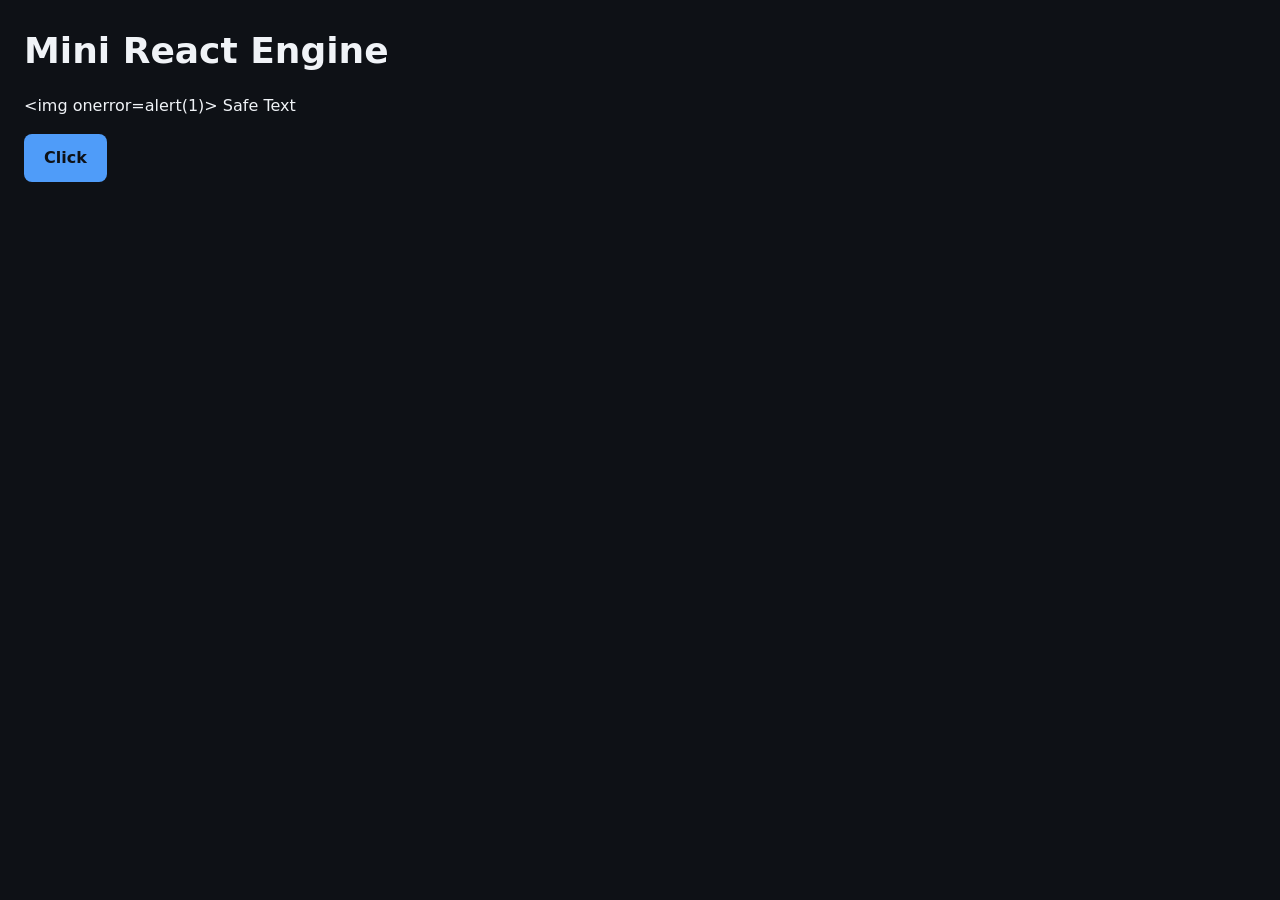
<file: Exercise/Ex1/index.html>
<!DOCTYPE html>
<html lang="en">
  <head>
    <meta charset="UTF-8" />
    <meta name="viewport" content="width=device-width, initial-scale=1.0" />
    <title>Mini React Engine</title>
    <meta
      http-equiv="Content-Security-Policy"
      content="default-src 'self'; style-src 'self'; script-src 'self'"
    />
    <script type="module" src="./js/main.js"></script>
    <link rel="stylesheet" href="./styles.css" />
  </head>
  <body>
    <a class="skip-link" href="#app">Skip to content</a>
    <div id="app"></div>
    <noscript>Enable JavaScript to view this page.</noscript>
  </body>
</html>
</file>
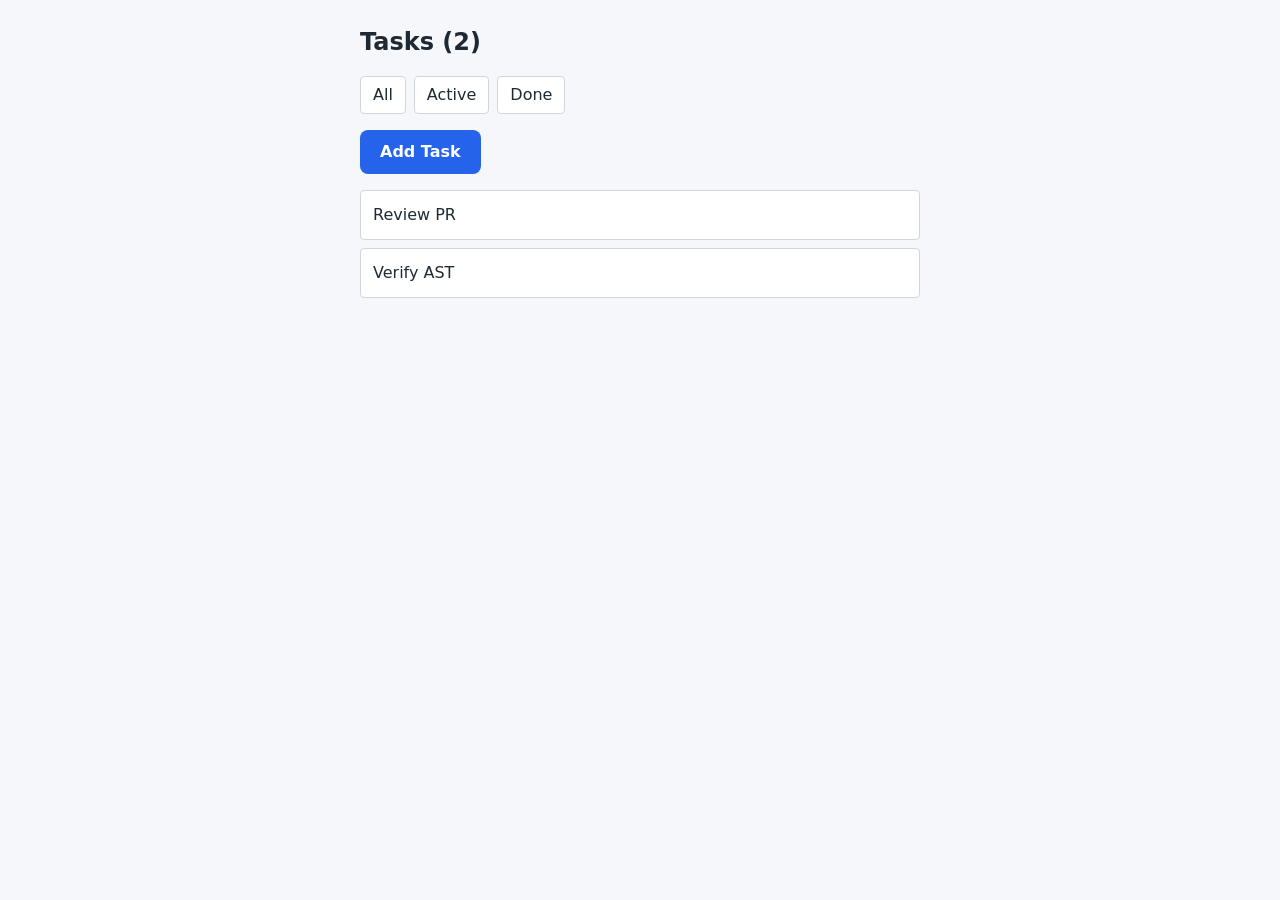
<file: Exercise/Ex2/index.html>
<!DOCTYPE html>
<html lang="en">
  <head>
    <meta charset="UTF-8">
    <meta name="viewport" content="width=device-width, initial-scale=1.0">
    <title>Reactive Task Manager — Nguyễn Đình Sang</title>
    <meta http-equiv="Content-Security-Policy" content="default-src 'self'; style-src 'self'; script-src 'self'">
    <link rel="stylesheet" href="./styles.css">
    <script type="module" src="./js/app.js"></script>
  </head>
  <body>
    <a class="skip-link" href="#app">Skip to content</a>
    <div id="app"></div>
    <noscript>Enable JavaScript to view this app.</noscript>
  </body>
</html>
</file>
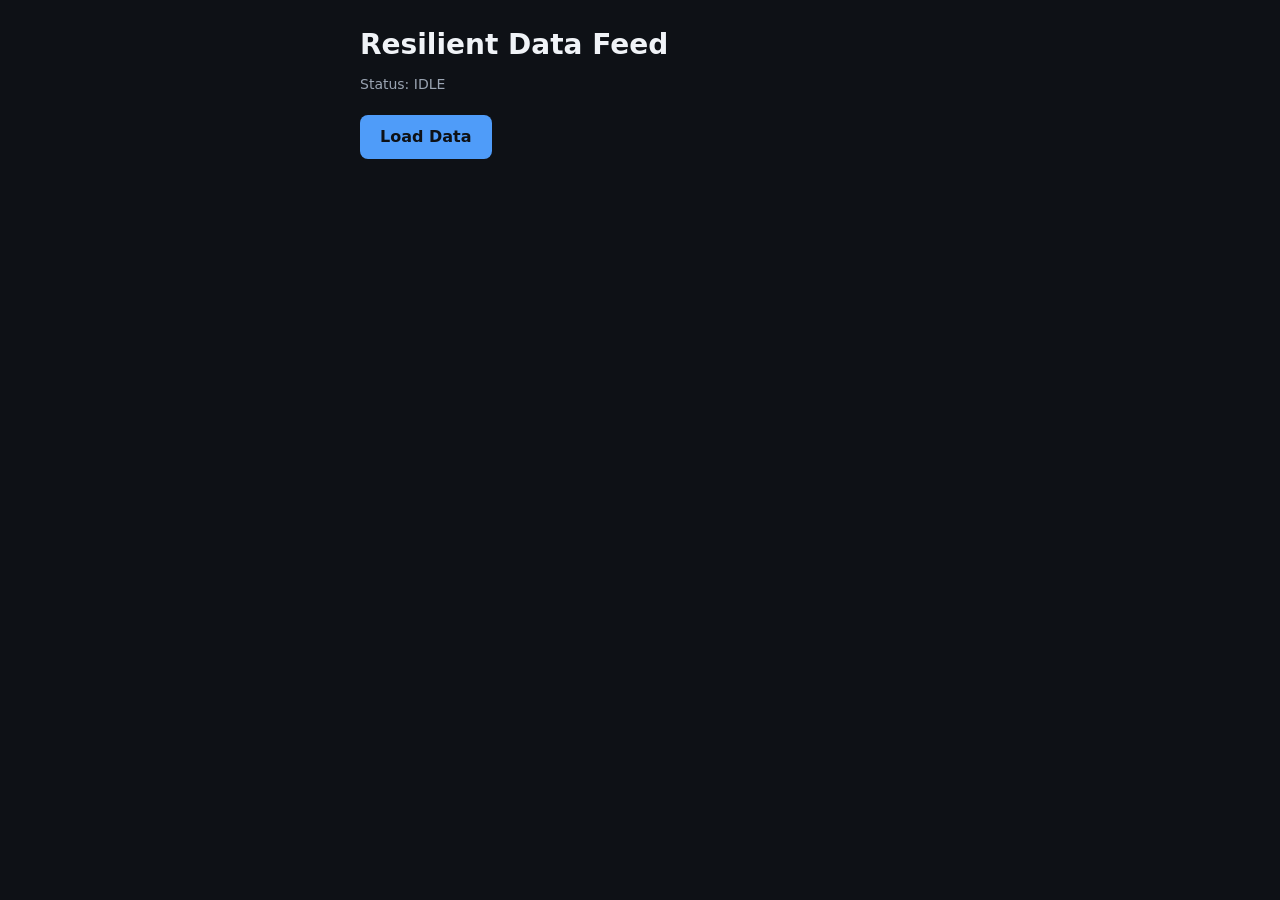
<file: Exercise/Ex3/index.html>
<!DOCTYPE html>
<html lang="en">
  <head>
    <meta charset="UTF-8" />
    <meta name="viewport" content="width=device-width, initial-scale=1" />
    <title>Resilient Data Feed — Nguyễn Đình Sang</title>
    <!-- DEVIATION FROM PRIOR CONTRACT: styles.css moved into css/ folder,
         link updated from ./styles.css to ./css/styles.css -->
    <link rel="stylesheet" href="./css/styles.css" />
    <link rel="stylesheet" href="./css/skeleton.css" />
    <script type="module" src="./js/app.js"></script>
  </head>
  <body>
    <a class="skip-link" href="#app">Skip to content</a>
    <div id="app"></div>
    <noscript>Enable JavaScript to view this demo.</noscript>
  </body>
</html>
</file>
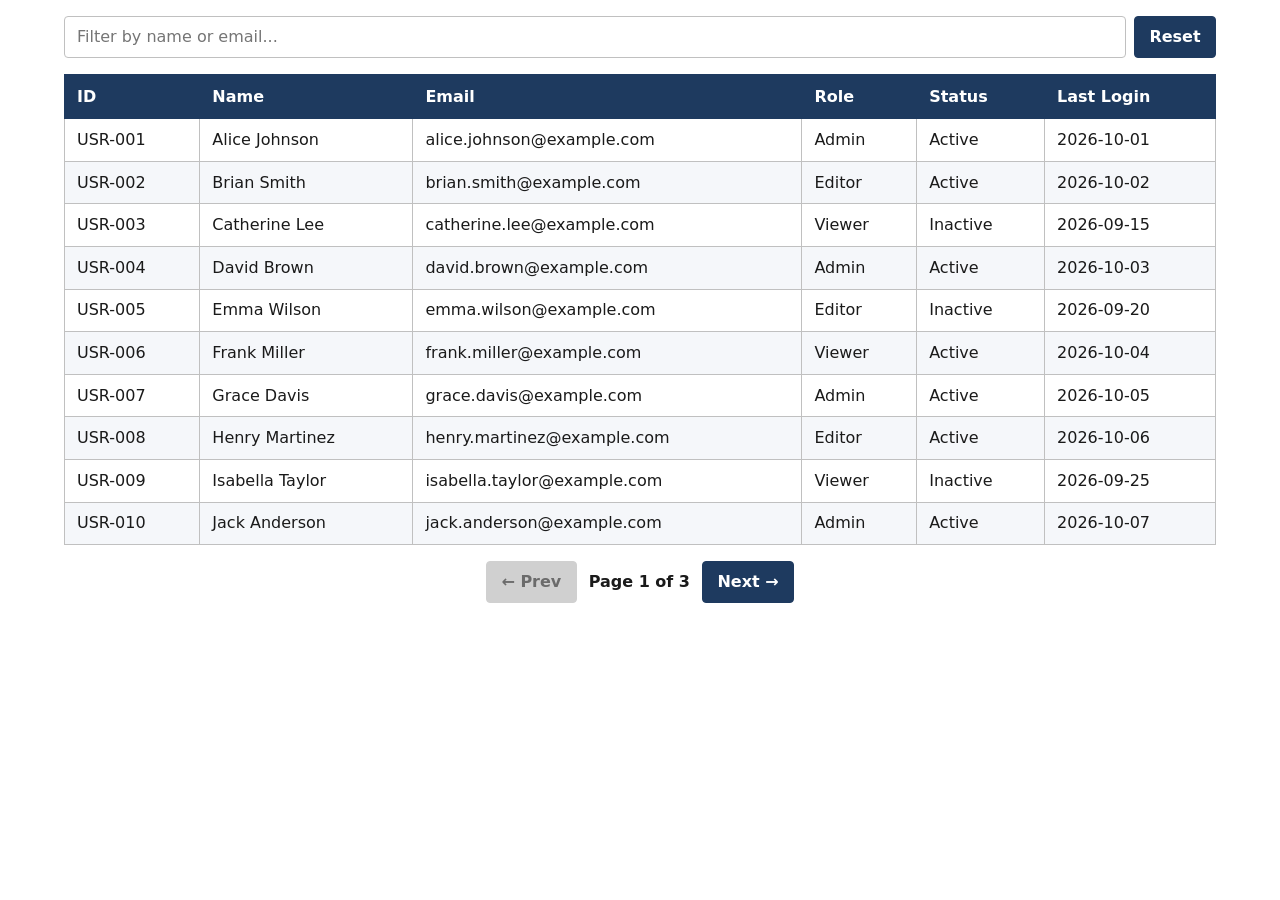
<file: Homework/HW1/index.html>
<!DOCTYPE html>
<html lang="en">
<head>
    <meta charset="UTF-8">
    <meta name="viewport" content="width=device-width, initial-scale=1.0">
    <title>Enterprise Data-Grid</title>
    <link rel="stylesheet" href="styles.css">
</head>
<body>
    <!-- Thẻ main này phải rỗng, JS sẽ tự động render DataGrid vào đây -->
    <main id="app-root"></main>

    <script type="module" src="js/main.js"></script>
</body>
</html>
</file>
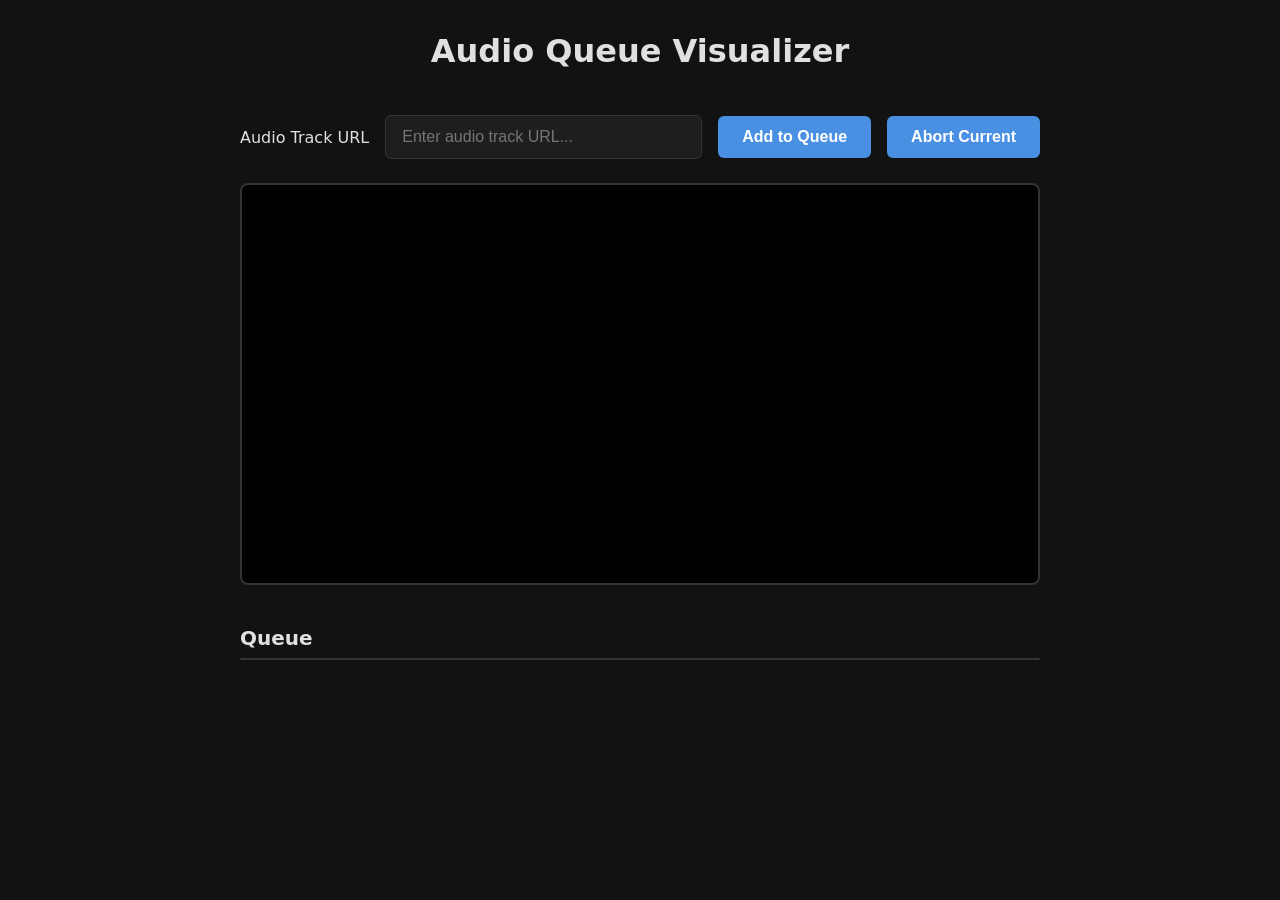
<file: Homework/HW2/index.html>
<!DOCTYPE html>
<html lang="en">
<head>
    <meta charset="UTF-8">
    <meta name="viewport" content="width=device-width, initial-scale=1.0">
    <title>Concurrent Audio Visualizer</title>
    <link rel="stylesheet" href="styles.css">
</head>
<body>
    <main>
        <h1>Audio Queue Visualizer</h1>
        
        <section class="controls">
            <label for="url-input">Audio Track URL</label>
            <input type="url" id="url-input" placeholder="Enter audio track URL..." aria-label="Audio Track URL">
            <button type="button" id="add-btn">Add to Queue</button>
            <button type="button" id="abort-btn">Abort Current</button>
        </section>

        <section class="visualizer-container">
            <canvas id="visualizer" width="800" height="400" aria-label="Audio Frequency Visualizer"></canvas>
        </section>

        <section class="queue-container">
            <h2>Queue</h2>
            <ul id="queue-list">
                <!-- Queue items will be injected here via JS -->
            </ul>
        </section>
    </main>

    <script type="module" src="js/main.js"></script>
</body>
</html>
</file>
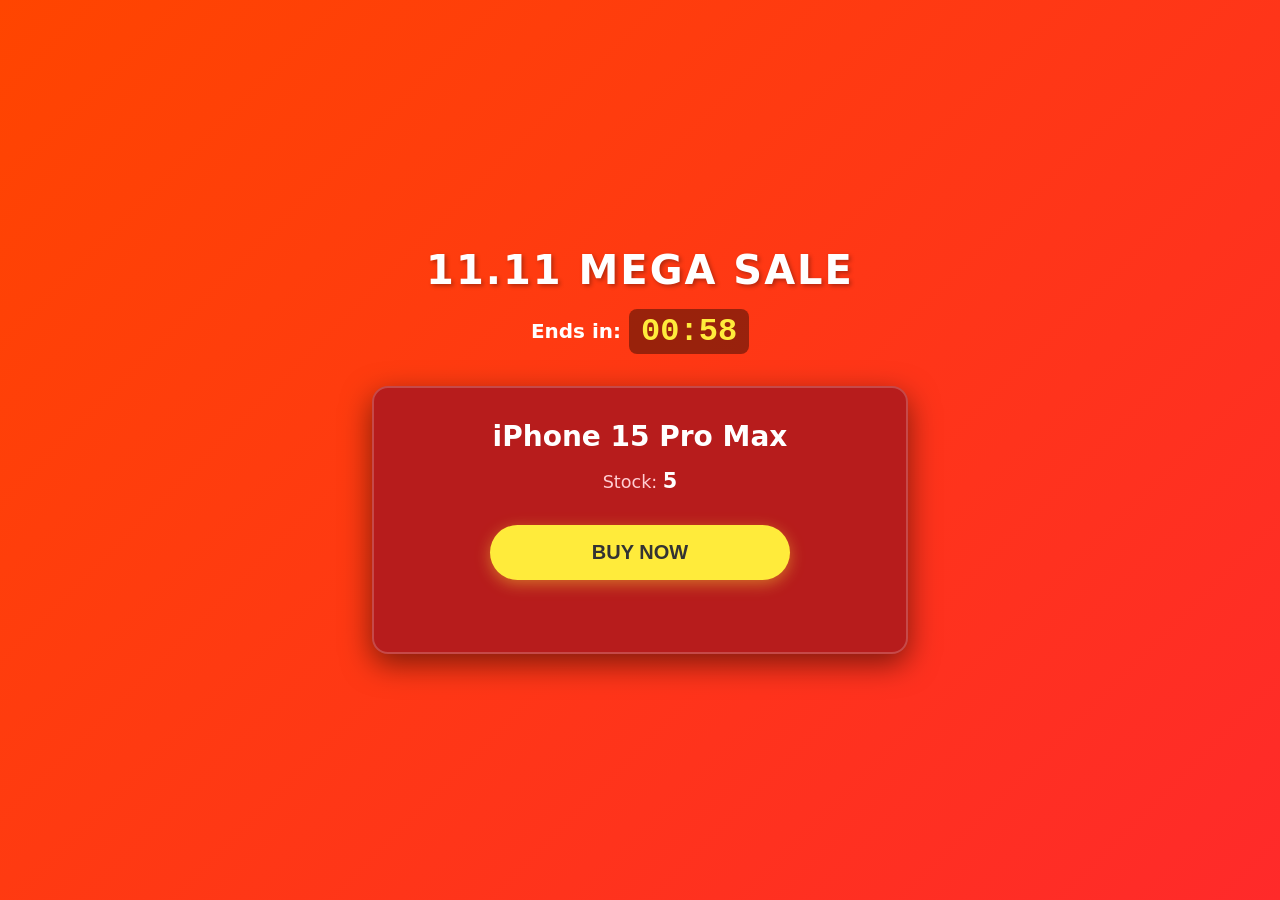
<file: Homework/HW3/index.html>
<!DOCTYPE html>
<html lang="en">
<head>
    <meta charset="UTF-8">
    <meta name="viewport" content="width=device-width, initial-scale=1.0">
    <title>Flash Sale - High Concurrency</title>
    <link rel="stylesheet" href="styles.css">
</head>
<body>
    <main class="flash-sale-container">
        <header class="sale-header">
            <h1>11.11 Mega Sale</h1>
            <p>Ends in: <span id="countdown-timer">00:00:15</span></p>
        </header>

        <div class="product-card">
            <h2 class="product-name">iPhone 15 Pro Max</h2>
            <p class="product-stock">Stock: <span id="stock-display">10</span></p>
            
            <button type="button" id="buy-btn" data-id="prod-1">Buy Now</button>
            
            <p id="status-msg" aria-live="polite"></p>
        </div>
    </main>

    <script type="module" src="js/main.js"></script>
</body>
</html>
</file>
<file: Exercise/Ex1/styles.css>
/* styles.css */

*,
*::before,
*::after {
  box-sizing: border-box;
  margin: 0;
  padding: 0;
}

:root {
  --color-bg: #0e1116;
  --color-text: #f0f3f7;
  --color-primary: #4f9cf9;
  --color-primary-contrast: #0e1116;
  --space-4: 16px;
  --space-6: 24px;
  --radius-md: 8px;
}

body {
  font-family: system-ui, -apple-system, sans-serif;
  background: var(--color-bg);
  color: var(--color-text);
  line-height: 1.5;
  padding: var(--space-6);
}

.hero h1 {
  font-size: clamp(1.5rem, 4vw, 2.25rem);
  margin-bottom: var(--space-4);
}

.hero p {
  margin-bottom: var(--space-4);
}

button {
  background: var(--color-primary);
  color: var(--color-primary-contrast);
  border: none;
  padding: 12px 20px;
  border-radius: var(--radius-md);
  font: inherit;
  font-weight: 600;
  cursor: pointer;
}

button:focus-visible {
  outline: 2px solid var(--color-primary);
  outline-offset: 2px;
}

.skip-link {
  position: absolute;
  left: -9999px;
}

.skip-link:focus {
  left: 16px;
  top: 16px;
  background: var(--color-primary);
  color: var(--color-primary-contrast);
  padding: 8px 16px;
  border-radius: 4px;
}
</file>
<file: Exercise/Ex2/styles.css>
/* styles.css */

*,
*::before,
*::after {
  box-sizing: border-box;
  margin: 0;
  padding: 0;
}

:root {
  --color-bg: #f5f7fa;
  --color-surface: #ffffff;
  --color-text: #1f2933;
  --color-primary: #2563eb;
  --color-primary-contrast: #ffffff;
  --color-border: #d2d6dc;

  --space-2: 0.5rem;
  --space-3: 0.75rem;
  --space-4: 1rem;
  --space-5: 1.5rem;

  --radius-sm: 4px;
  --radius-md: 8px;
}

body {
  font-family: system-ui, -apple-system, sans-serif;
  background: var(--color-bg);
  color: var(--color-text);
  padding: var(--space-5);
  line-height: 1.5;
}

.app-container {
  max-width: 560px;
  margin-inline: auto;
}

header h2 {
  font-size: 1.5rem;
  margin-bottom: var(--space-4);
}

.filters {
  display: flex;
  gap: var(--space-2);
  margin-bottom: var(--space-4);
}

.filters button {
  padding: 6px 12px;
  border-radius: var(--radius-sm);
  background: var(--color-surface);
  border: 1px solid var(--color-border);
  color: var(--color-text);
  cursor: pointer;
  font: inherit;
}

.filters button:hover {
  background: var(--color-border);
}

.add-task {
  background: var(--color-primary);
  color: var(--color-primary-contrast);
  border: none;
  padding: 10px 20px;
  border-radius: var(--radius-md);
  font: inherit;
  font-weight: 600;
  cursor: pointer;
  margin-bottom: var(--space-4);
}

button:focus-visible {
  outline: 2px solid var(--color-primary);
  outline-offset: 2px;
}

.task-list {
  list-style: none;
  display: grid;
  gap: var(--space-2);
}

.task-list li {
  background: var(--color-surface);
  border: 1px solid var(--color-border);
  padding: var(--space-3);
  border-radius: var(--radius-sm);
}

.skip-link {
  position: absolute;
  left: -9999px;
}

.skip-link:focus {
  left: 16px;
  top: 16px;
  background: var(--color-primary);
  color: var(--color-primary-contrast);
  padding: 8px 16px;
  border-radius: 4px;
}
</file>
<file: Exercise/Ex3/css/styles.css>
/* styles.css */

*,
*::before,
*::after {
  box-sizing: border-box;
  margin: 0;
  padding: 0;
}

:root {
  --color-bg: #0e1116;
  --color-surface: #161b22;
  --color-text: #f0f3f7;
  --color-text-muted: #9aa4b2;
  --color-primary: #4f9cf9;
  --color-primary-contrast: #0e1116;
  --color-border: #2a313b;
  --color-error: #ff6b6b;
  --color-success: #4ade80;
  --space-2: 8px;
  --space-3: 12px;
  --space-4: 16px;
  --space-5: 20px;
  --space-6: 24px;
  --radius-sm: 4px;
  --radius-md: 8px;
  --skeleton-base: rgba(255, 255, 255, 0.06);
  --skeleton-highlight: rgba(255, 255, 255, 0.14);
}

body {
  font-family: system-ui, -apple-system, sans-serif;
  background: var(--color-bg);
  color: var(--color-text);
  padding: var(--space-6);
  line-height: 1.5;
}

.app-container {
  max-width: 560px;
  margin-inline: auto;
}

header h1 {
  font-size: 1.75rem;
  margin-bottom: var(--space-2);
}

.subtitle {
  color: var(--color-text-muted);
  font-size: 0.875rem;
  margin-bottom: var(--space-5);
}

.load-btn,
.reload-btn {
  background: var(--color-primary);
  color: var(--color-primary-contrast);
  border: none;
  padding: 10px 20px;
  border-radius: var(--radius-md);
  font: inherit;
  font-weight: 600;
  cursor: pointer;
}

.task-list {
  list-style: none;
  display: grid;
  gap: var(--space-2);
  margin-bottom: var(--space-4);
}

.task-list li {
  background: var(--color-surface);
  border: 1px solid var(--color-border);
  padding: var(--space-3);
  border-radius: var(--radius-sm);
}

.error-box {
  background: var(--color-surface);
  border: 1px solid var(--color-error);
  border-radius: var(--radius-md);
  padding: var(--space-4);
  display: grid;
  gap: var(--space-3);
}

.error-box__msg {
  color: var(--color-error);
  font-weight: 600;
}

.retry-btn {
  justify-self: start;
  background: var(--color-error);
  color: var(--color-primary-contrast);
  border: none;
  padding: 8px 16px;
  border-radius: var(--radius-sm);
  font: inherit;
  font-weight: 600;
  cursor: pointer;
}

button:focus-visible {
  outline: 2px solid var(--color-primary);
  outline-offset: 2px;
}

.skip-link {
  position: absolute;
  left: -9999px;
}

.skip-link:focus {
  left: 16px;
  top: 16px;
  background: var(--color-primary);
  color: var(--color-primary-contrast);
  padding: 8px 16px;
  border-radius: 4px;
}
</file>
<file: Exercise/Ex3/css/skeleton.css>
/* css/skeleton.css */

.skeleton {
  display: grid;
  gap: var(--space-3, 12px);
}

.skeleton__row {
  height: 48px;
  border-radius: var(--radius-sm, 4px);
  background: linear-gradient(
    90deg,
    var(--skeleton-base, rgba(255, 255, 255, 0.06)) 25%,
    var(--skeleton-highlight, rgba(255, 255, 255, 0.14)) 50%,
    var(--skeleton-base, rgba(255, 255, 255, 0.06)) 75%
  );
  background-size: 200% 100%;
  animation: shimmer 1.6s linear infinite;
}

@keyframes shimmer {
  0% {
    background-position: 200% 0;
  }
  100% {
    background-position: -200% 0;
  }
}

@media (prefers-reduced-motion: reduce) {
  .skeleton__row {
    animation: none;
  }
}
</file>
<file: Homework/HW1/styles.css>
:root {
  --color-bg: #ffffff;
  --color-text: #1a1a1a;
  --color-header-bg: #1e3a5f;
  --color-header-text: #ffffff;
  --color-border: #c0c0c0;
  --color-focus: #005fcc;
  --color-focus-offset: #ffffff;
  --color-selected-bg: #e6f0ff;
  --color-selected-border: #005fcc;
  --color-button-bg: #1e3a5f;
  --color-button-text: #ffffff;
  --color-button-hover-bg: #2a4f7a;
  --color-disabled-bg: #d0d0d0;
  --color-disabled-text: #6b6b6b;
  --font-family: system-ui, -apple-system, "Segoe UI", Roboto, Arial, sans-serif;
  --focus-outline-width: 2px;
}

*,
*::before,
*::after {
  box-sizing: border-box;
}

body {
  margin: 0;
  padding: 1rem;
  font-family: var(--font-family);
  font-size: 1rem;
  line-height: 1.5;
  color: var(--color-text);
  background-color: var(--color-bg);
}

main {
  max-width: 72rem;
  margin: 0 auto;
}

/* Toolbar */
[role="toolbar"] {
  display: flex;
  flex-wrap: wrap;
  gap: 0.5rem;
  align-items: center;
  margin-bottom: 1rem;
}

[role="toolbar"] input[type="search"] {
  flex: 1 1 16rem;
  padding: 0.5rem 0.75rem;
  font: inherit;
  color: var(--color-text);
  background-color: var(--color-bg);
  border: 1px solid var(--color-border);
  border-radius: 4px;
}

[role="toolbar"] input[type="search"]:focus-visible {
  outline: var(--focus-outline-width) solid var(--color-focus);
  outline-offset: 2px;
  border-color: var(--color-focus);
}

button {
  padding: 0.5rem 0.9rem;
  font: inherit;
  font-weight: 600;
  color: var(--color-button-text);
  background-color: var(--color-button-bg);
  border: 1px solid var(--color-button-bg);
  border-radius: 4px;
  cursor: pointer;
}

button:hover:not(:disabled) {
  background-color: var(--color-button-hover-bg);
  border-color: var(--color-button-hover-bg);
}

button:disabled {
  background-color: var(--color-disabled-bg);
  border-color: var(--color-disabled-bg);
  color: var(--color-disabled-text);
  cursor: not-allowed;
}

button:focus-visible {
  outline: var(--focus-outline-width) solid var(--color-focus);
  outline-offset: 2px;
}

/* Table */
table[role="grid"] {
  width: 100%;
  border-collapse: collapse;
  border: 1px solid var(--color-border);
  background-color: var(--color-bg);
  /* Do NOT set display: block on table */
}

table[role="grid"] thead {
  background-color: var(--color-header-bg);
  color: var(--color-header-text);
}

table[role="grid"] th {
  padding: 0;
  text-align: left;
  font-weight: 700;
  color: var(--color-header-text);
  background-color: var(--color-header-bg);
  border: 1px solid var(--color-header-bg);
  white-space: nowrap;
}

table[role="grid"] th .sort-btn {
  display: block;
  width: 100%;
  padding: 0.6rem 0.75rem;
  font: inherit;
  font-weight: 700;
  text-align: left;
  color: var(--color-header-text);
  background-color: transparent;
  border: none;
  border-radius: 0;
  cursor: pointer;
}

table[role="grid"] th .sort-btn:hover {
  background-color: var(--color-button-hover-bg);
}

table[role="grid"] th .sort-btn:focus-visible {
  outline: var(--focus-outline-width) solid var(--color-focus);
  outline-offset: -2px;
  background-color: var(--color-button-hover-bg);
}

table[role="grid"] td {
  padding: 0.55rem 0.75rem;
  color: var(--color-text);
  background-color: var(--color-bg);
  border: 1px solid var(--color-border);
  vertical-align: middle;
}

table[role="grid"] tbody tr:nth-child(even) td {
  background-color: #f5f7fa;
}

table[role="grid"] tbody tr:hover td {
  background-color: #eaf1fb;
}

table[role="grid"] td:focus,
table[role="grid"] td:focus-visible {
  outline: var(--focus-outline-width) solid var(--color-focus);
  outline-offset: -2px;
  background-color: #ffffff;
  box-shadow: inset 0 0 0 2px var(--color-focus);
}

/* Selected row indicator */
table[role="grid"] tbody tr[aria-selected="true"] td {
  background-color: var(--color-selected-bg);
  border-left: 4px solid var(--color-selected-border);
}

table[role="grid"] tbody tr[aria-selected="true"] td:first-child {
  border-left-width: 4px;
}

table[role="grid"] tbody tr[aria-selected="true"] td:focus-visible {
  background-color: #dbe8ff;
}

table[role="grid"] .empty-cell {
  padding: 1.5rem;
  text-align: center;
  color: var(--color-text);
  background-color: #f5f7fa;
}

/* Pagination */
.pagination {
  display: flex;
  flex-wrap: wrap;
  gap: 0.75rem;
  align-items: center;
  justify-content: center;
  margin-top: 1rem;
}

.pagination .page-info {
  font-weight: 600;
  color: var(--color-text);
}

/* High contrast support */
@media (forced-colors: active) {
  button,
  table[role="grid"] td,
  table[role="grid"] th {
    border: 1px solid ButtonText;
  }
  table[role="grid"] td:focus-visible,
  button:focus-visible {
    outline: 2px solid Highlight;
  }
}

/* Reduced motion */
@media (prefers-reduced-motion: reduce) {
  *,
  *::before,
  *::after {
    transition: none !important;
    animation: none !important;
  }
}
</file>
<file: Homework/HW2/styles.css>
:root {
  --bg-color: #121212;
  --text-color: #e0e0e0;
  --surface-color: #1e1e1e;
  --border-color: #333333;
  --primary-color: #4a90e2;
  --primary-hover: #357abd;
  --status-loading: #f5a623;
  --status-done: #7ed321;
  --status-error: #d0021b;
}

*,
*::before,
*::after {
  box-sizing: border-box;
}

body {
  margin: 0;
  padding: 2rem;
  background-color: var(--bg-color);
  color: var(--text-color);
  font-family: system-ui, -apple-system, sans-serif;
  display: flex;
  flex-direction: column;
  align-items: center;
  min-height: 100vh;
}

main {
  width: 100%;
  max-width: 800px;
  display: flex;
  flex-direction: column;
  gap: 1.5rem;
}

h1 {
  text-align: center;
  margin-top: 0;
}

/* Toolbar / Controls */
.controls {
  display: flex;
  gap: 1rem;
  flex-wrap: wrap;
  align-items: center;
}

#url-input {
  flex: 1;
  min-width: 250px;
  padding: 0.75rem 1rem;
  background-color: var(--surface-color);
  border: 1px solid var(--border-color);
  border-radius: 6px;
  color: var(--text-color);
  font-size: 1rem;
}

#url-input:focus {
  outline: 2px solid var(--primary-color);
  border-color: transparent;
}

button {
  padding: 0.75rem 1.5rem;
  background-color: var(--primary-color);
  color: #ffffff;
  border: none;
  border-radius: 6px;
  font-size: 1rem;
  font-weight: 600;
  cursor: pointer;
  transition: background-color 0.2s ease;
}

button:hover {
  background-color: var(--primary-hover);
}

button:disabled {
  background-color: var(--border-color);
  color: #888888;
  cursor: not-allowed;
}

/* Canvas / Visualizer */
.visualizer-container {
  width: 100%;
  display: flex;
  justify-content: center;
}

#visualizer {
  width: 100%;
  max-width: 800px;
  height: auto;
  background-color: #000000;
  border: 2px solid var(--border-color);
  border-radius: 8px;
}

/* Queue List */
.queue-container {
  width: 100%;
}

.queue-container h2 {
  font-size: 1.25rem;
  margin-bottom: 0.5rem;
}

#queue-list {
  list-style: none;
  padding: 0;
  margin: 0;
  background-color: var(--surface-color);
  border: 1px solid var(--border-color);
  border-radius: 8px;
  overflow: hidden;
}

#queue-list li {
  padding: 1rem;
  border-bottom: 1px solid var(--border-color);
  display: flex;
  justify-content: space-between;
  align-items: center;
  word-break: break-all;
}

#queue-list li:last-child {
  border-bottom: none;
}

/* Queue Status Colors */
.status-loading {
  color: var(--status-loading);
  font-weight: bold;
}

.status-done {
  color: var(--status-done);
  font-weight: bold;
}

.status-error {
  color: var(--status-error);
  font-weight: bold;
}
</file>
<file: Homework/HW3/styles.css>
:root {
  --primary-red: #ff2a2a;
  --dark-red: #b71c1c;
  --accent-yellow: #ffeb3b;
  --text-white: #ffffff;
  --text-dark: #333333;
  --disabled-gray: #cccccc;
}

*,
*::before,
*::after {
  box-sizing: border-box;
}

body {
  margin: 0;
  padding: 0;
  font-family: system-ui, -apple-system, "Segoe UI", Roboto, Helvetica, Arial, sans-serif;
  background: linear-gradient(135deg, #ff4500, var(--primary-red));
  color: var(--text-white);
  display: flex;
  justify-content: center;
  align-items: center;
  min-height: 100vh;
}

.flash-sale-container {
  width: 100%;
  max-width: 600px;
  padding: 2rem;
  text-align: center;
}

.sale-header {
  margin-bottom: 2rem;
}

.sale-header h1 {
  font-size: 2.5rem;
  margin: 0 0 1rem 0;
  text-transform: uppercase;
  letter-spacing: 2px;
  text-shadow: 2px 2px 4px rgba(0, 0, 0, 0.3);
}

.sale-header p {
  font-size: 1.25rem;
  margin: 0;
  font-weight: 600;
  display: flex;
  justify-content: center;
  align-items: center;
  gap: 0.5rem;
}

#countdown-timer {
  font-family: "Courier New", Courier, monospace;
  font-size: 2rem;
  font-weight: bold;
  color: var(--accent-yellow);
  background-color: rgba(0, 0, 0, 0.4);
  padding: 0.25rem 0.75rem;
  border-radius: 8px;
  display: inline-block;
  min-width: 120px;
}

.product-card {
  background-color: var(--dark-red);
  border-radius: 16px;
  padding: 2rem;
  box-shadow: 0 10px 30px rgba(0, 0, 0, 0.5);
  border: 2px solid rgba(255, 255, 255, 0.2);
  display: flex;
  flex-direction: column;
  align-items: center;
  gap: 1rem;
}

.product-name {
  font-size: 1.75rem;
  margin: 0;
  color: var(--text-white);
}

.product-stock {
  font-size: 1.1rem;
  margin: 0;
  color: #ffcdd2;
}

#stock-display {
  font-weight: bold;
  color: var(--text-white);
  font-size: 1.3rem;
}

#buy-btn {
  width: 100%;
  max-width: 300px;
  padding: 1rem 2rem;
  font-size: 1.25rem;
  font-weight: 800;
  text-transform: uppercase;
  color: var(--text-dark);
  background-color: var(--accent-yellow);
  border: none;
  border-radius: 50px;
  cursor: pointer;
  transition: transform 0.1s ease, background-color 0.2s ease, box-shadow 0.2s ease;
  box-shadow: 0 4px 15px rgba(255, 235, 59, 0.4);
  margin-top: 1rem;
}

#buy-btn:hover:not(:disabled) {
  background-color: #fff176;
  transform: scale(1.05);
  box-shadow: 0 6px 20px rgba(255, 235, 59, 0.6);
}

#buy-btn:active:not(:disabled) {
  transform: scale(0.98);
}

#buy-btn:disabled {
  opacity: 0.5;
  pointer-events: none;
  background-color: var(--disabled-gray);
  box-shadow: none;
  cursor: not-allowed;
}

#status-msg {
  font-size: 1.1rem;
  font-weight: bold;
  min-height: 1.5rem;
  margin: 0;
  color: var(--accent-yellow);
  text-shadow: 1px 1px 2px rgba(0, 0, 0, 0.5);
}
</file>
